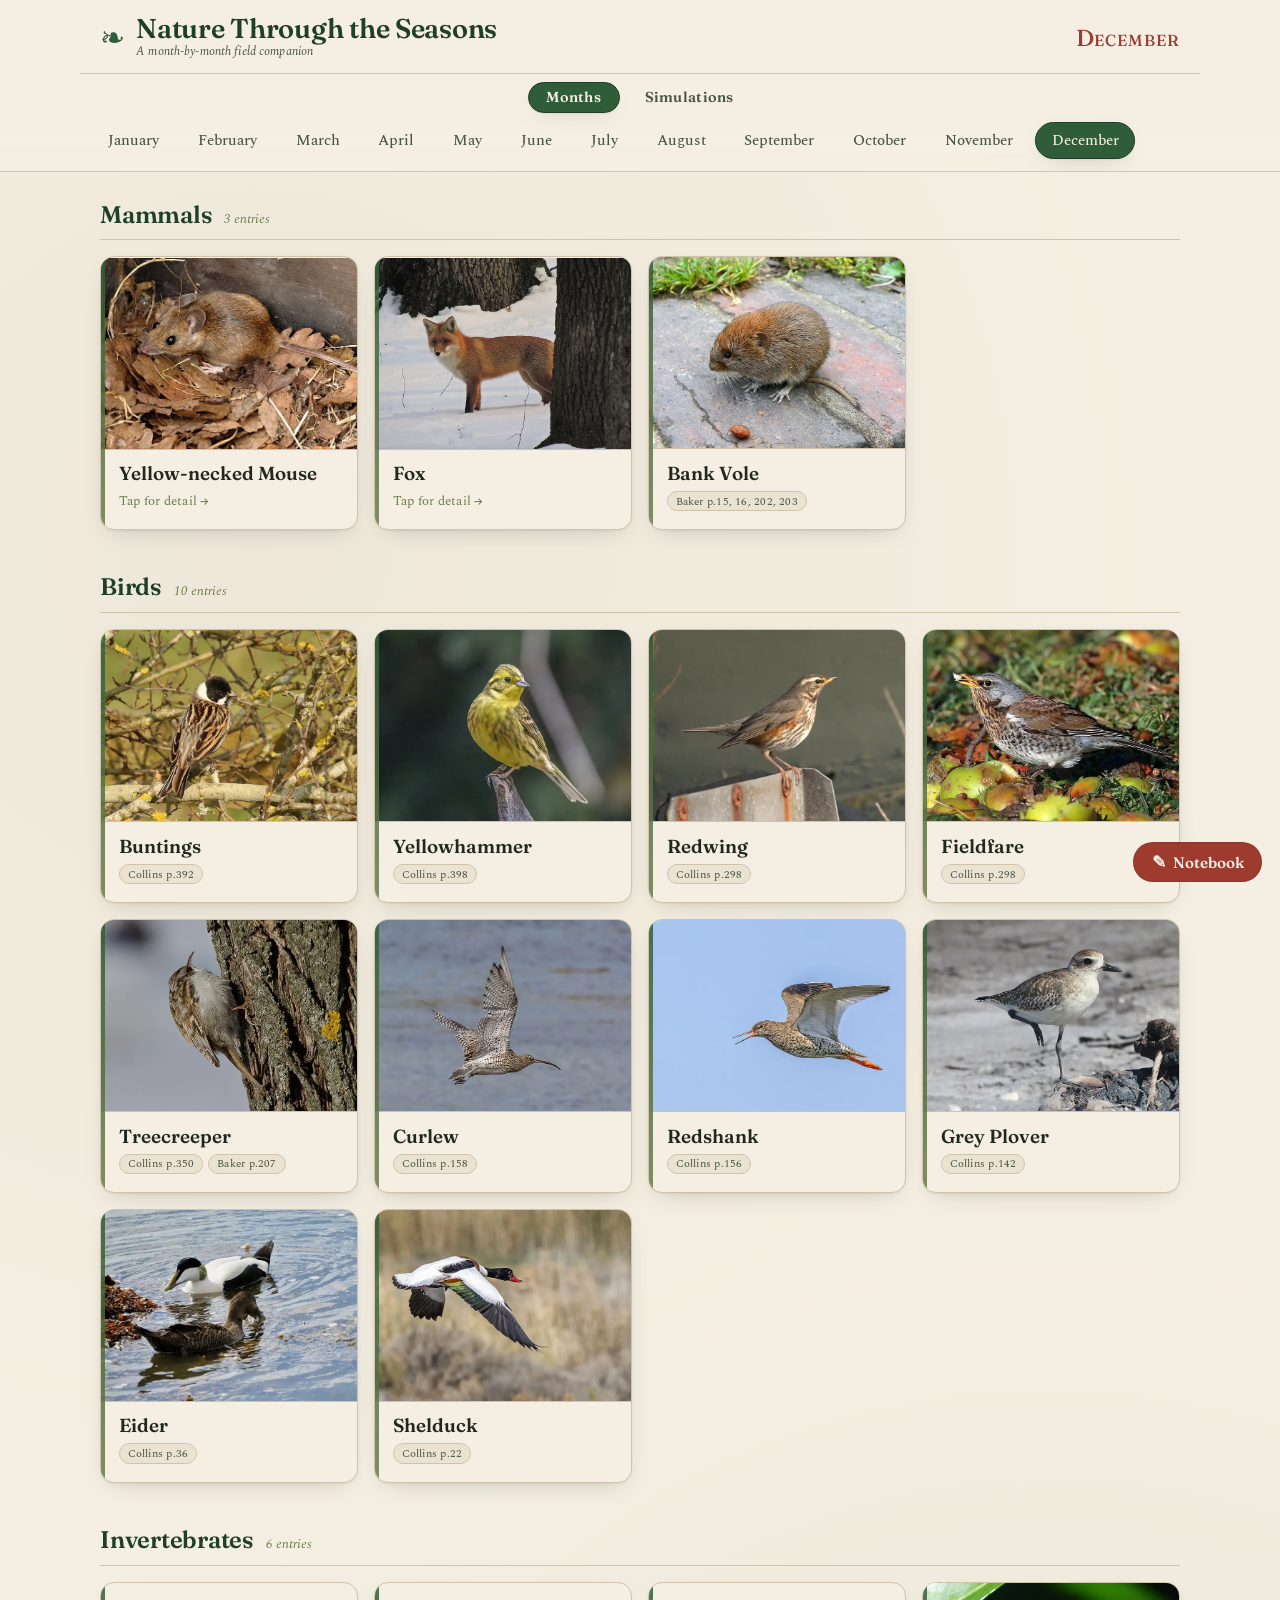
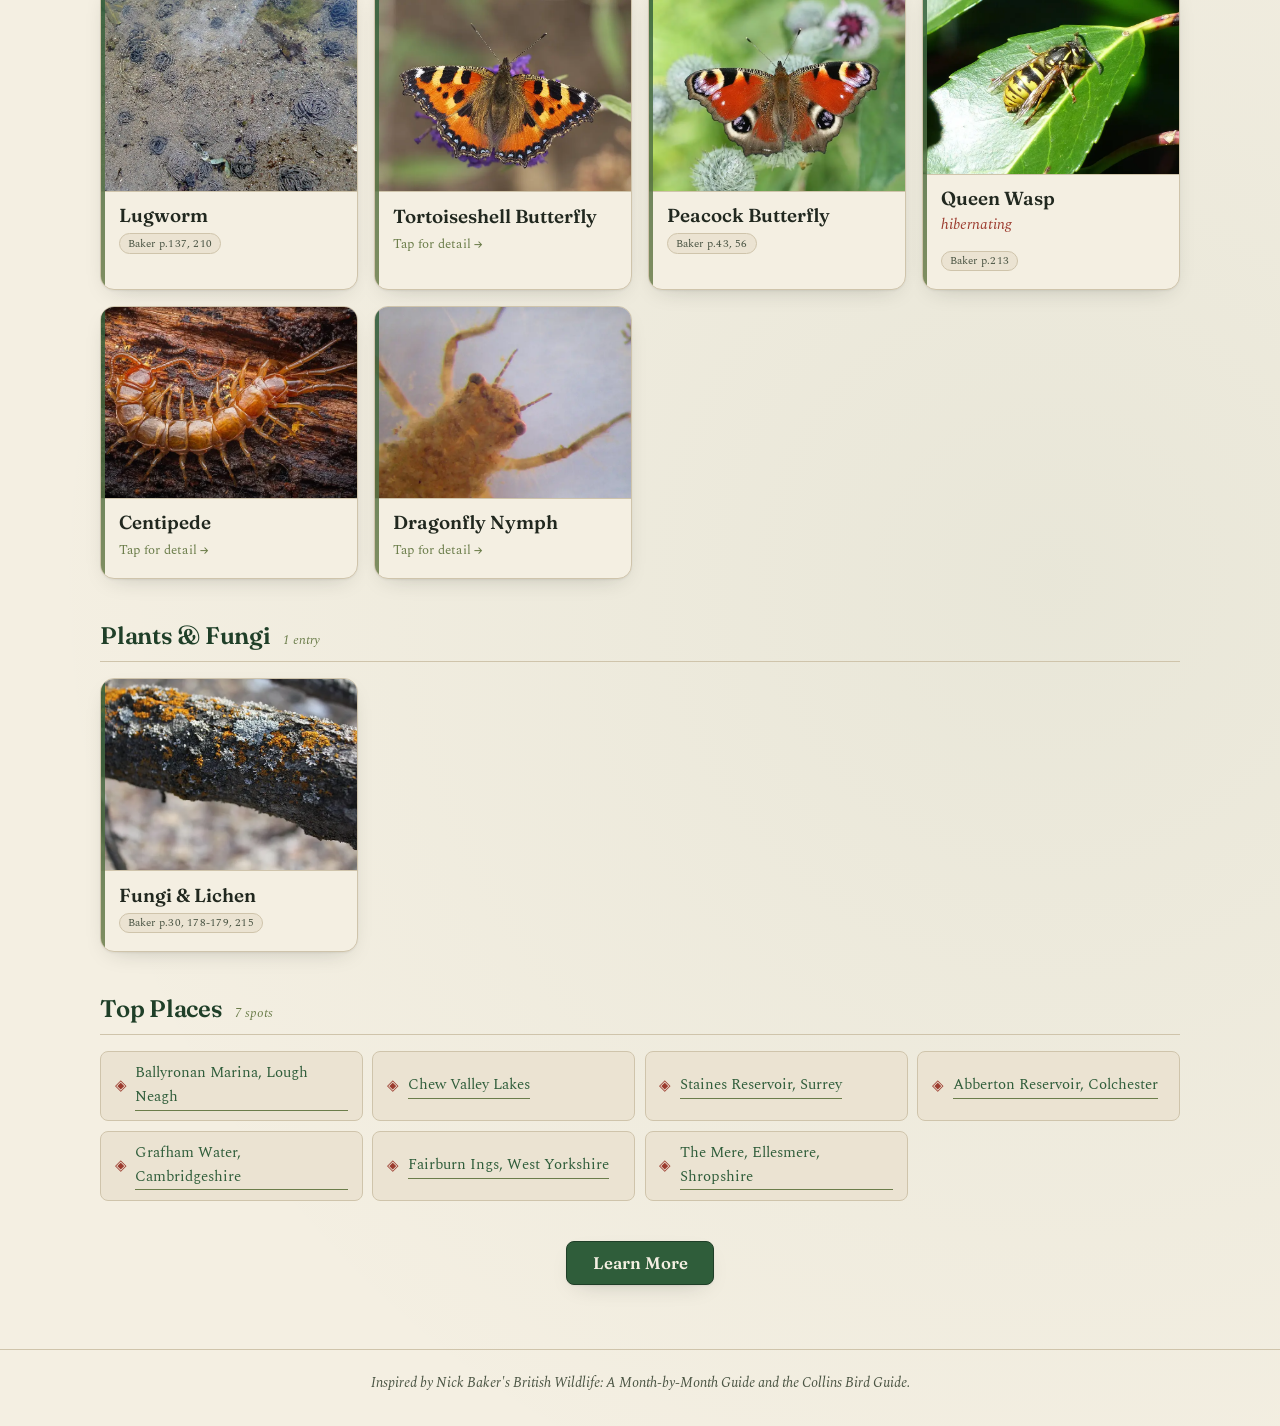
<file: index.html>
<!DOCTYPE html>
<html lang="en-GB">
<head>
  <meta charset="UTF-8" />
  <meta name="viewport" content="width=device-width, initial-scale=1.0" />

  <!--
    PREFIX-AWARE DEPLOYMENT
    -----------------------
    This app is served under a path prefix on the Pi (…ts.net/nature/), NOT at
    the site root. The <base href="./"> below makes every relative URL on the
    page resolve against the current directory, so "styles.css" becomes
    "/nature/styles.css" automatically. NEVER use leading-slash paths
    ("/styles.css") anywhere — they would break under the prefix. Keep all
    asset and link URLs relative.
  -->
  <base href="./" />

  <title>Nature Through the Seasons</title>
  <meta name="description" content="A month-by-month companion to British wildlife — what to look for, where to find it, and the lore behind it." />

  <!-- Fonts: Fraunces (characterful display serif) + Inter-free body via system stack tuned in CSS -->
  <link rel="preconnect" href="https://fonts.googleapis.com" />
  <link rel="preconnect" href="https://fonts.gstatic.com" crossorigin />
  <link href="https://fonts.googleapis.com/css2?family=Fraunces:opsz,wght@9..144,400;9..144,500;9..144,600;9..144,700&family=Spectral:wght@400;500;600&display=swap" rel="stylesheet" />

  <link rel="stylesheet" href="styles.css?v=4" />

  <!-- Installable web app (home-screen / standalone). Paths relative so they
       resolve under the /nature/ prefix. iOS Safari doesn't fully use the
       manifest, so the apple-* tags below give it the icon + chromeless launch. -->
  <link rel="manifest" href="manifest.json?v=1" />
  <meta name="theme-color" content="#2f5d3a" />
  <link rel="apple-touch-icon" href="icons/apple-touch-icon.png?v=1" />
  <meta name="apple-mobile-web-app-capable" content="yes" />
  <meta name="apple-mobile-web-app-status-bar-style" content="black-translucent" />
  <meta name="apple-mobile-web-app-title" content="Nature" />
  <meta name="mobile-web-app-capable" content="yes" />
</head>
<body>

  <!-- ============================ HEADER ============================ -->
  <header class="site-header">
    <div class="header-inner">
      <div class="brand" id="brand-home" role="button" tabindex="0" aria-label="Back to top">
        <span class="brand-mark" aria-hidden="true">❧</span>
        <span class="brand-text">
          <span class="brand-title">Nature Through the Seasons</span>
          <span class="brand-sub">A month-by-month field companion</span>
        </span>
      </div>
      <div class="current-month" id="current-month-label" aria-live="polite">—</div>
    </div>

    <!-- ====================== VIEW SWITCHER (tabs) ====================== -->
    <nav class="view-tabs" id="view-tabs" aria-label="Choose a view">
      <button class="view-tab active" type="button" data-view="months" aria-pressed="true">Months</button>
      <button class="view-tab" type="button" data-view="simulations" aria-pressed="false">Simulations</button>
    </nav>

    <!-- ====================== MONTH NAVIGATOR ====================== -->
    <nav class="month-nav" id="month-nav" aria-label="Select a month">
      <!-- Month buttons are injected by app.js -->
    </nav>
  </header>

  <!-- ========================== MAIN CONTENT ========================= -->
  <main class="app-main">
    <!-- MONTHS VIEW (existing) -->
    <div id="view-months" class="app-view">
      <div id="app-content" class="app-content">
        <!-- Category sections and species cards are injected by app.js -->
      </div>
    </div>

    <!-- SIMULATIONS VIEW -->
    <div id="view-simulations" class="app-view" hidden>
      <div id="sim-content" class="app-content">
        <!-- Simulation cards are injected by app.js -->
      </div>
    </div>
  </main>

  <!-- ====================== SIMULATION OVERLAY (iframe) ====================== -->
  <!--
    A simulation opens here as a full-screen embedded bundle. Each simulation
    in simulations/ is a self-contained HTML file (its own scripts, styles and
    fonts inlined), so an iframe gives it total isolation from the host app.
    The src is set only when opened and cleared on close, so the ~1 MB bundle
    is never loaded until asked for, and stops running when dismissed.
  -->
  <div id="sim-overlay" class="sim-overlay" hidden aria-hidden="true" role="dialog" aria-modal="true" aria-labelledby="sim-overlay-title">
    <header class="sim-overlay-head">
      <h3 class="sim-overlay-title" id="sim-overlay-title">—</h3>
      <button class="sim-overlay-close" type="button" id="sim-overlay-close" aria-label="Close simulation">&times;</button>
    </header>
    <div class="sim-overlay-frame-wrap">
      <iframe class="sim-overlay-frame" id="sim-overlay-frame" title="Simulation"
              referrerpolicy="no-referrer"
              sandbox="allow-scripts allow-same-origin"></iframe>
    </div>
  </div>

  <!-- ============================ MODAL ============================= -->
  <dialog id="species-modal" class="species-modal">
    <div class="modal-card">
      <button class="modal-close" id="modal-close" aria-label="Close">&times;</button>
      <div class="modal-body" id="modal-body">
        <!-- Species detail injected by app.js -->
      </div>
    </div>
  </dialog>

  <!-- ====================== "MORE INFO" SLIDE-OVER PANEL ====================== -->
  <!--
    Opened from the "Find out more" button in the species modal. Shows an
    in-panel preview of the detail we already hold, plus an "Open full site in
    new tab" button. We deliberately don't embed the reference site: RSPB,
    Wildlife Trusts and Woodland Trust block iframing, and a blocked frame
    fires a fake "load" event that can't be told apart from a real one, so an
    in-app embed can't be made reliable. Hidden by default via [hidden] + CSS.
  -->
  <div id="info-panel" class="info-panel" hidden aria-hidden="true" role="dialog" aria-modal="true" aria-labelledby="info-panel-title">
    <div class="info-panel-backdrop" data-info-close></div>
    <aside class="info-panel-sheet" role="document">
      <header class="info-panel-head">
        <div class="info-panel-heading">
          <span class="info-panel-eyebrow">More information</span>
          <h3 class="info-panel-title" id="info-panel-title">—</h3>
        </div>
        <button class="info-panel-close" type="button" aria-label="Close panel" data-info-close>&times;</button>
      </header>

      <div class="info-panel-body">
        <!-- In-panel preview: species detail + "open full site" button -->
        <div class="info-panel-fallback" id="info-panel-fallback">
          <!-- Filled by app.js -->
        </div>
      </div>
    </aside>
  </div>

  <footer class="site-footer">
    <p>Inspired by Nick Baker's <em>British Wildlife: A Month-by-Month Guide</em> and the <em>Collins Bird Guide</em>.</p>
  </footer>

  <!-- Scripts: data first, then logic. Both relative. -->
  <script src="data.js?v=1"></script>
  <script src="references.js?v=1"></script>
  <script src="simulations.js?v=1"></script>
  <script src="app.js?v=4"></script>
  <script src="notebook.js?v=1"></script>
</body>
</html>
</file>
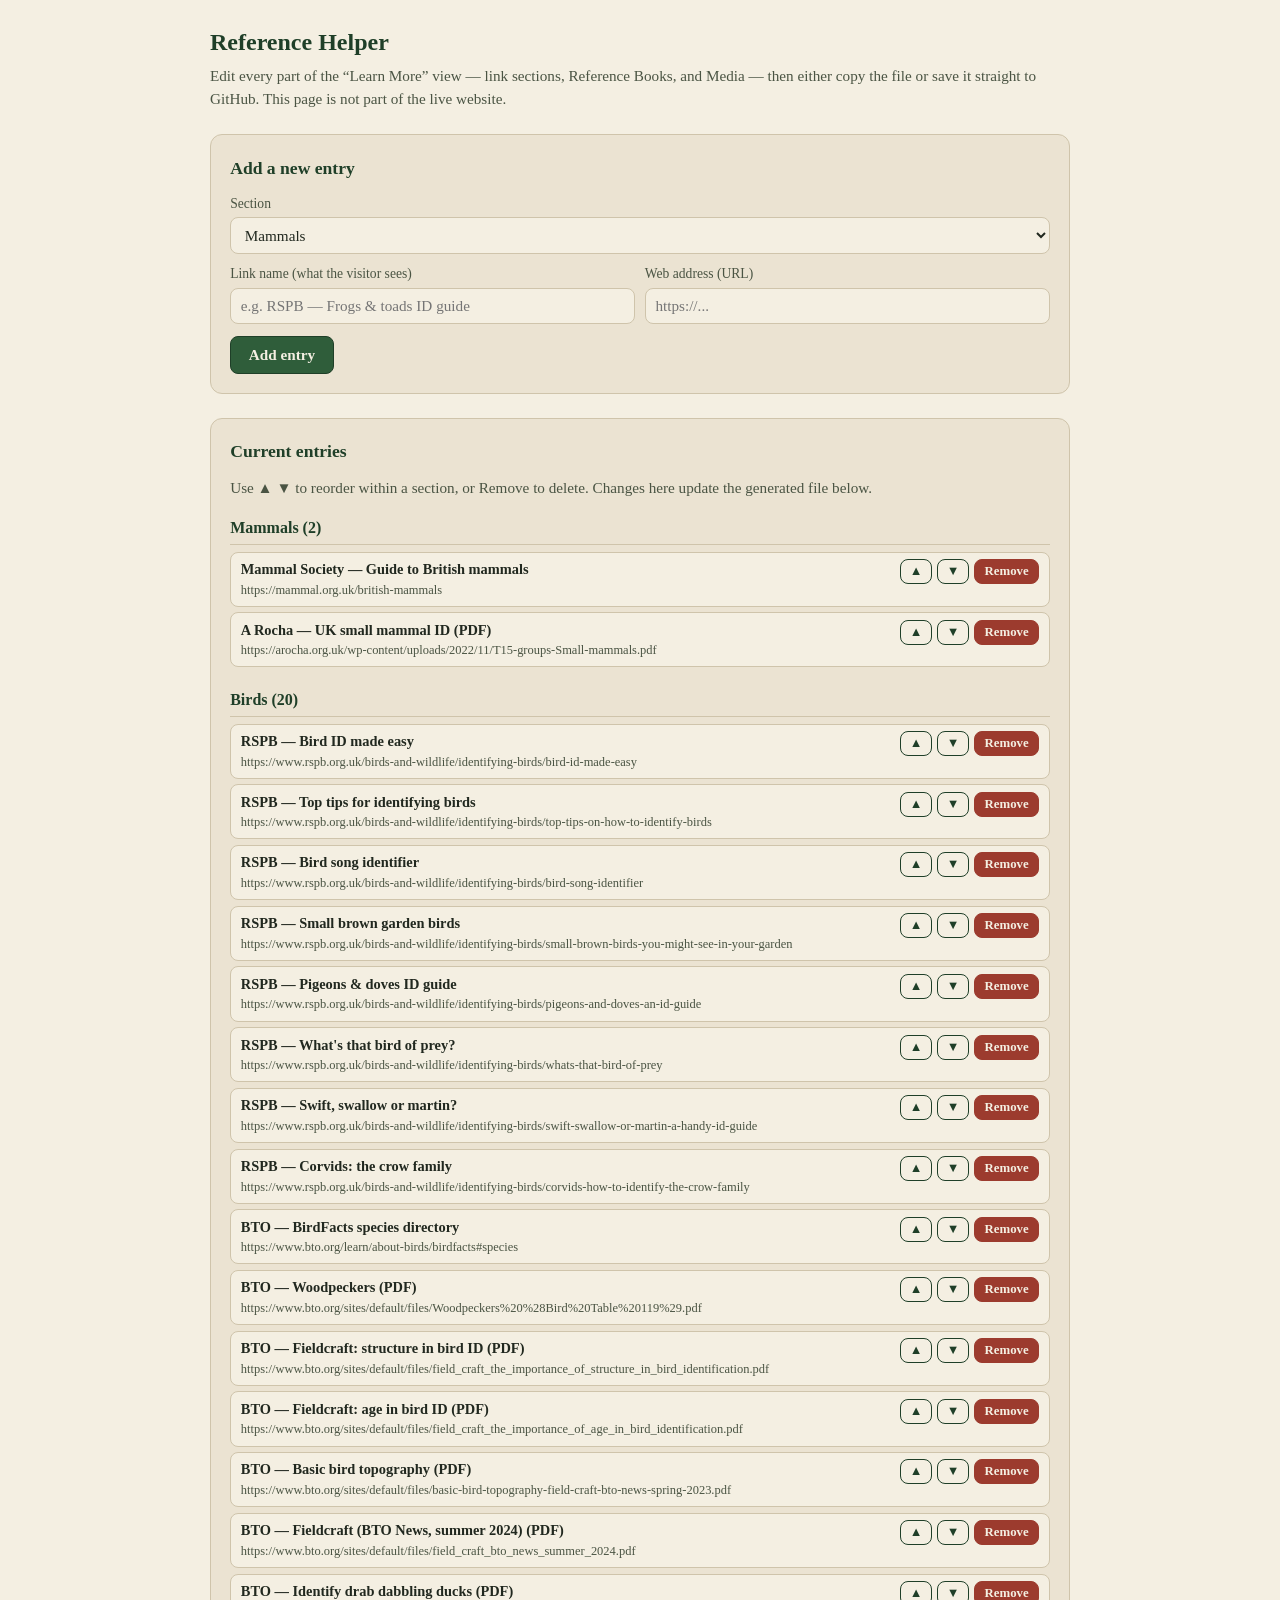
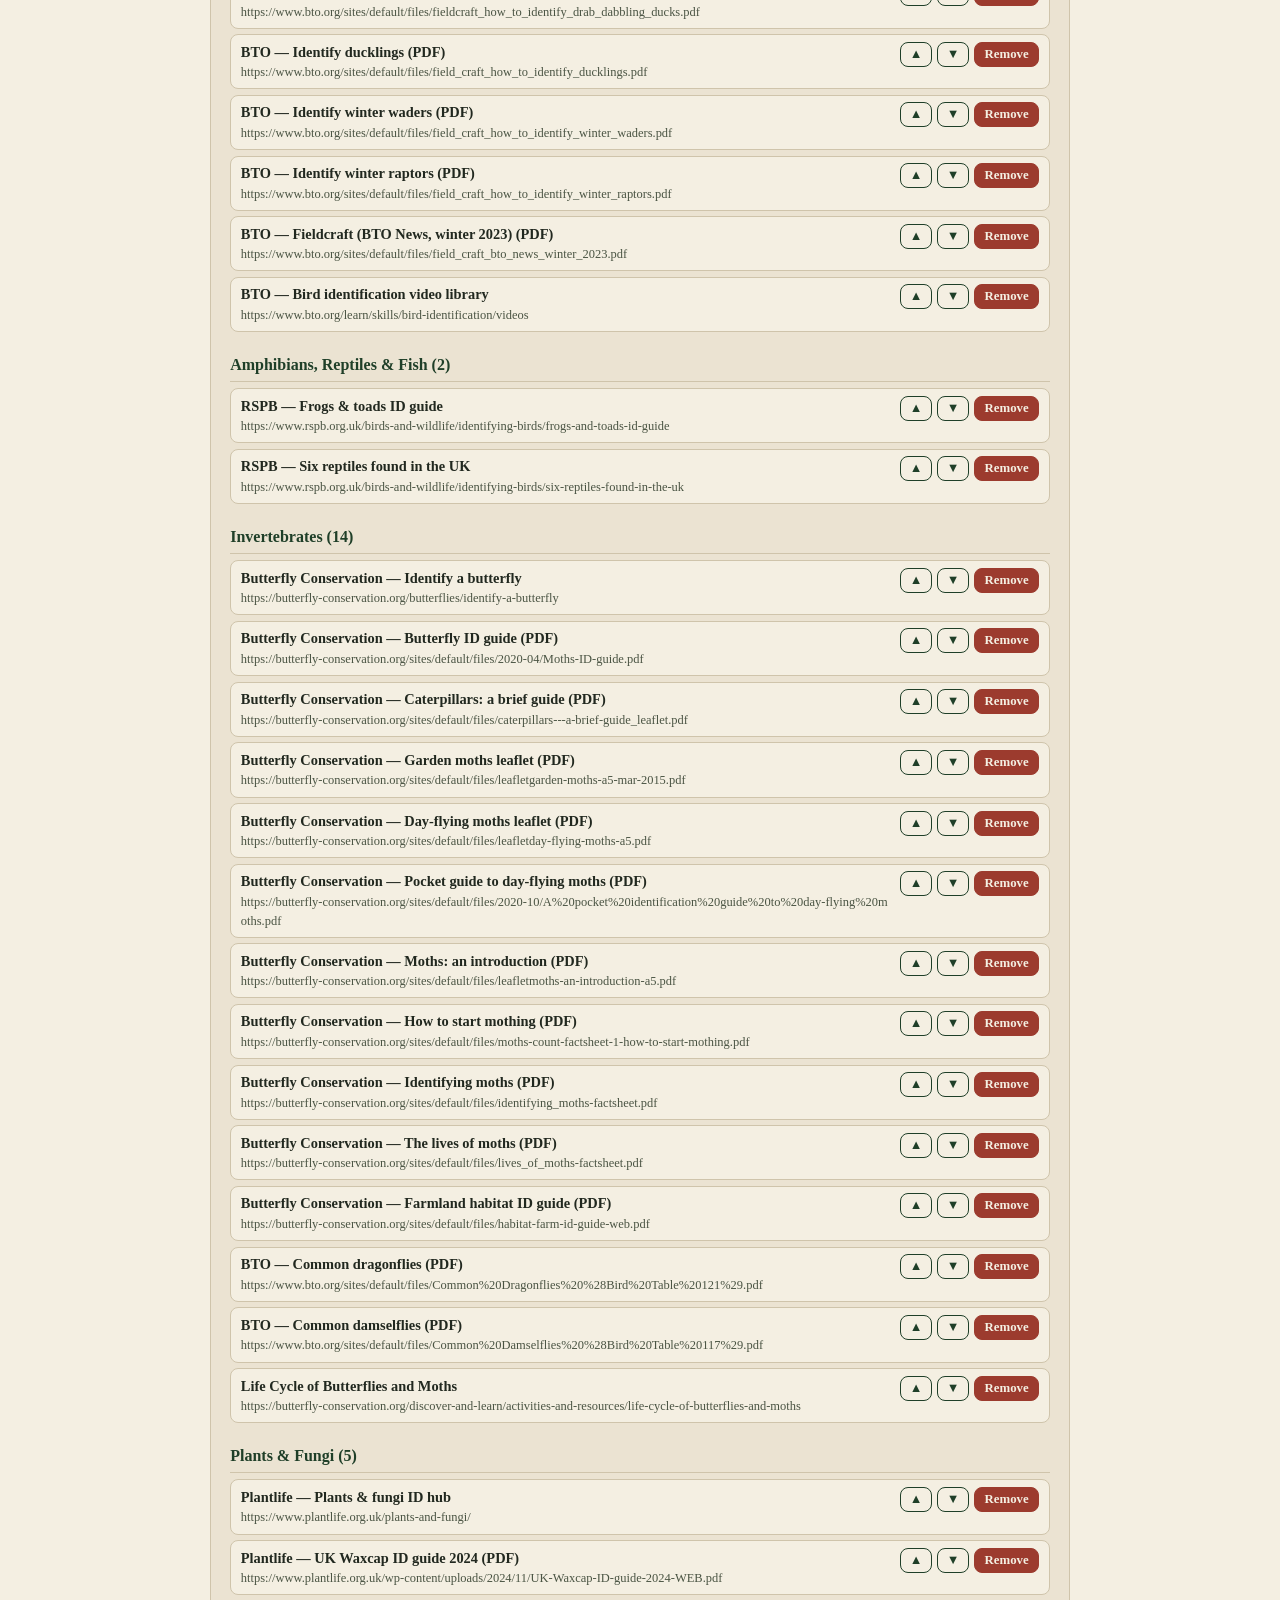
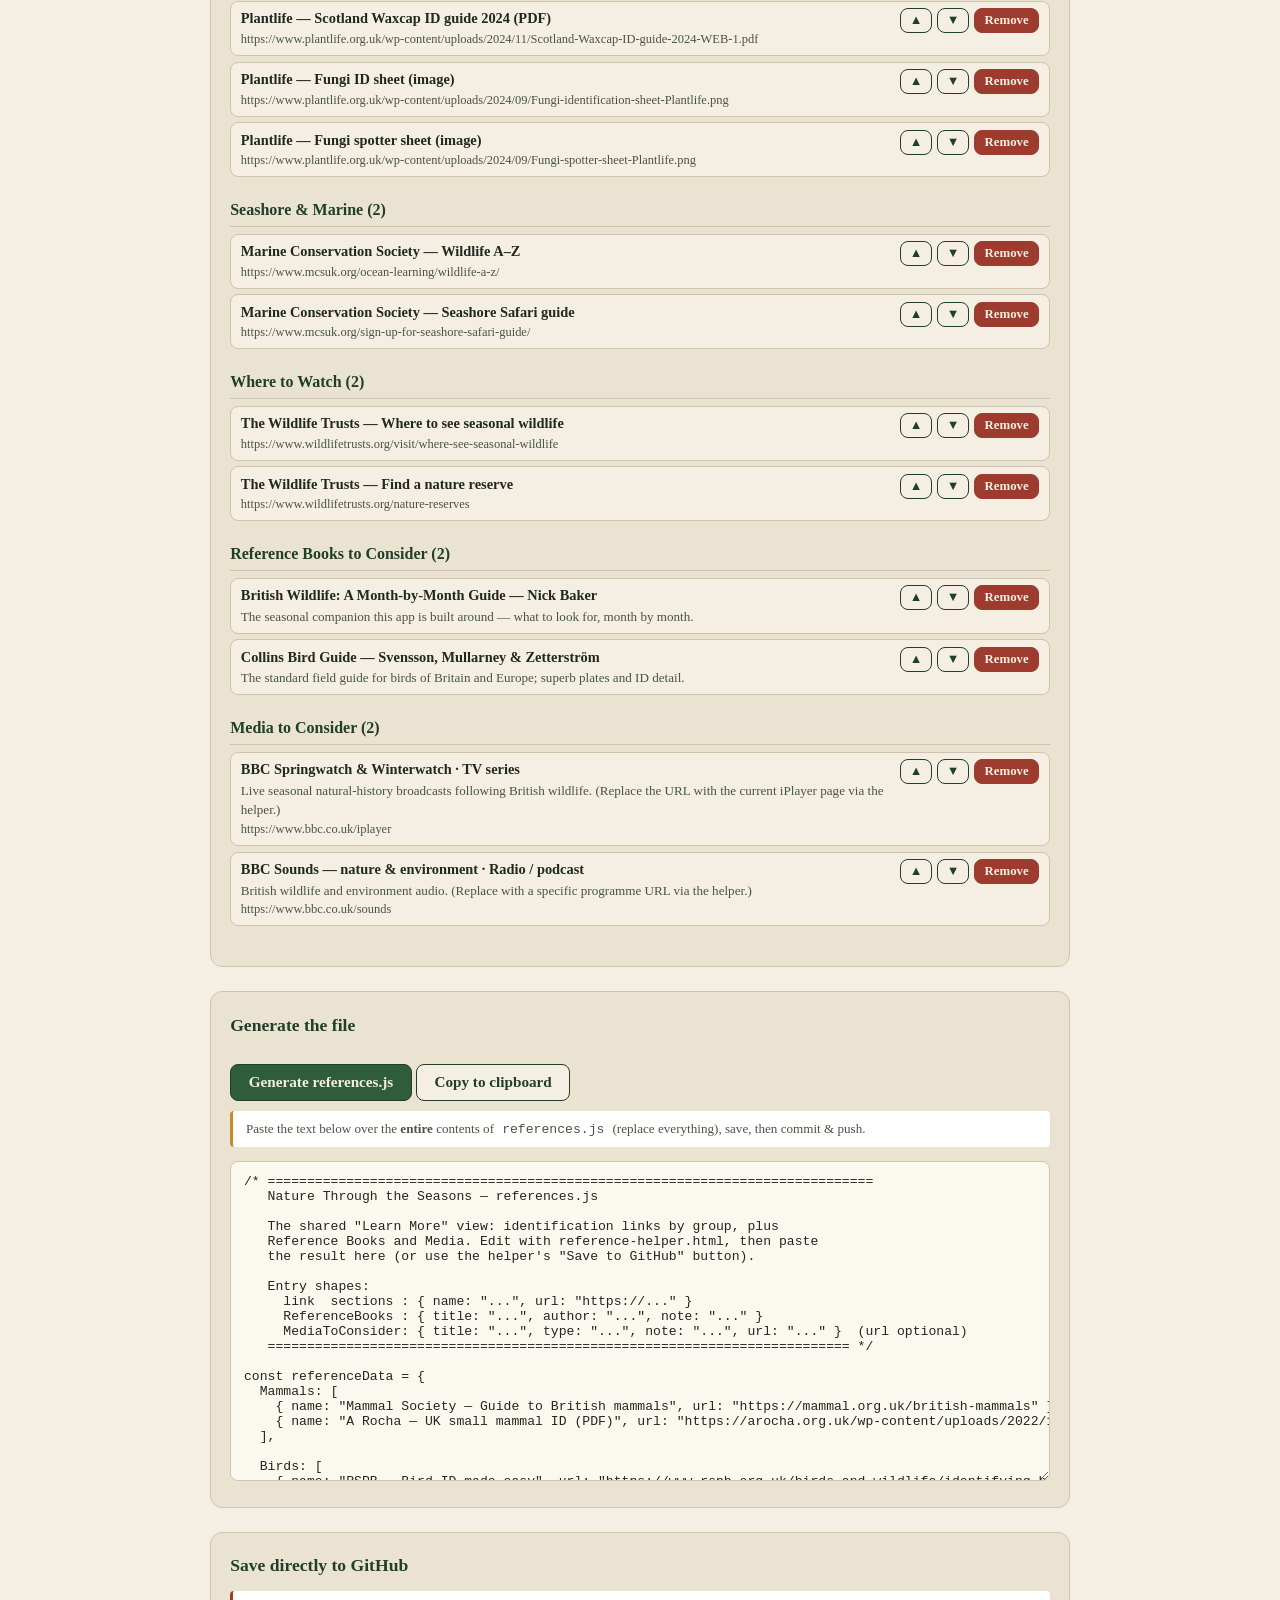
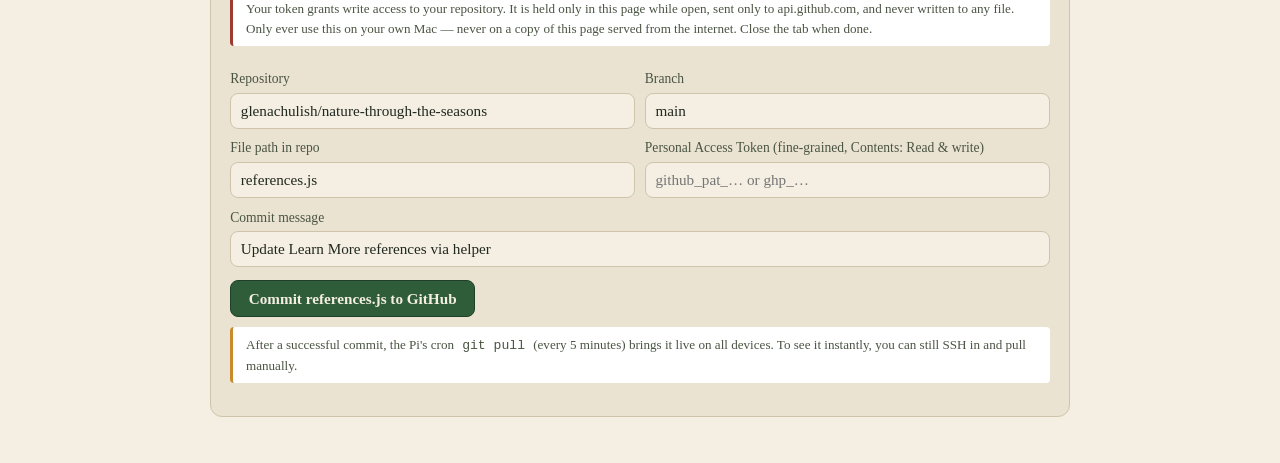
<file: reference-helper.html>
<!DOCTYPE html>
<html lang="en-GB">
<head>
<meta charset="UTF-8" />
<meta name="viewport" content="width=device-width, initial-scale=1.0" />
<title>Reference Helper — Nature Through the Seasons</title>
<!--
  ===========================================================================
  REFERENCE HELPER  (local editing tool — NOT part of the live site)
  ===========================================================================
  Purpose: add, edit, reorder or remove everything in the "Learn More" view —
  the link sections, the Reference Books list, and the Media list — WITHOUT
  hand-editing code punctuation.

  How to use:
    1. Open this file in a web browser ON YOUR MAC (double-click it). Keep it
       in the same folder as references.js so it can load the current data.
    2. Add / edit / delete entries using the forms and lists below.
    3. EITHER:
         (a) Click "Generate references.js", "Copy", paste over references.js,
             then commit & push as usual;  OR
         (b) Use the "Save directly to GitHub" panel to commit the new file to
             your repo in one click — the Pi's 5-minute cron pull then makes it
             live on every device.

  SECURITY NOTE ON THE GITHUB TOKEN
  ---------------------------------
  The "Save to GitHub" feature needs a GitHub Personal Access Token (PAT) so it
  can write to your repo. You paste that token into the field below. It lives
  ONLY in this page's memory while the tab is open, is sent ONLY to
  api.github.com over HTTPS, and is NEVER written into references.js or any
  file. It is not saved or remembered. Because the token grants write access to
  your repo, only ever use this page locally on your own Mac — never deploy
  this file to the public site, and never paste a token into a copy of this
  page served from the internet. Close the tab when done.
  ===========================================================================
-->
<style>
  :root {
    --paper:#f4efe2; --paper-deep:#ebe3d2; --ink:#21281f; --ink-soft:#4a5443;
    --forest:#2f5d3a; --forest-deep:#1f3f28; --berry:#9c3b2e; --line:#cfc4ab;
    --gold:#c98a2b; --radius:12px; --radius-sm:8px;
  }
  * { box-sizing: border-box; }
  body {
    font-family: Georgia, "Times New Roman", serif;
    background: var(--paper); color: var(--ink);
    margin: 0; padding: 1.5rem; line-height: 1.5;
  }
  .wrap { max-width: 860px; margin: 0 auto; }
  h1 { color: var(--forest-deep); font-size: 1.5rem; margin: 0 0 0.3rem; }
  .sub { color: var(--ink-soft); margin: 0 0 1.5rem; font-size: 0.95rem; }
  .panel {
    background: var(--paper-deep); border: 1px solid var(--line);
    border-radius: var(--radius); padding: 1.2rem; margin-bottom: 1.5rem;
  }
  .panel h2 { font-size: 1.1rem; color: var(--forest-deep); margin: 0 0 0.8rem; }
  label { display: block; font-size: 0.85rem; color: var(--ink-soft); margin: 0.6rem 0 0.2rem; }
  input, select, textarea.note-input {
    width: 100%; padding: 0.5rem 0.6rem; font-size: 0.95rem;
    border: 1px solid var(--line); border-radius: var(--radius-sm);
    background: var(--paper); color: var(--ink); font-family: inherit;
  }
  textarea.note-input { min-height: 3.4rem; resize: vertical; }
  button {
    font-family: inherit; font-size: 0.95rem; font-weight: bold;
    color: var(--paper); background: var(--forest);
    border: 1px solid var(--forest-deep); border-radius: var(--radius-sm);
    padding: 0.55rem 1.1rem; cursor: pointer; margin-top: 0.8rem;
  }
  button:hover { background: var(--forest-deep); }
  button.secondary { background: var(--paper); color: var(--forest-deep); }
  button.danger { background: var(--berry); border-color: var(--berry); padding: 0.25rem 0.6rem; font-size: 0.8rem; margin: 0; }
  button.tiny { padding: 0.25rem 0.55rem; font-size: 0.8rem; margin: 0; background: var(--paper); color: var(--forest-deep); }
  .cat-block { margin-bottom: 1.3rem; }
  .cat-block h3 { font-size: 1rem; color: var(--forest-deep); margin: 0 0 0.4rem; border-bottom: 1px solid var(--line); padding-bottom: 0.25rem; }
  .ref-row {
    display: flex; align-items: flex-start; gap: 0.5rem;
    background: var(--paper); border: 1px solid var(--line);
    border-radius: var(--radius-sm); padding: 0.4rem 0.6rem; margin-bottom: 0.35rem;
    font-size: 0.9rem;
  }
  .ref-row .info { flex: 1 1 auto; min-width: 0; }
  .ref-row .nm { font-weight: bold; }
  .ref-row .meta { color: var(--ink-soft); font-size: 0.82rem; }
  .ref-row .ur { color: var(--ink-soft); font-size: 0.78rem; word-break: break-all; }
  .ref-row .controls { flex: 0 0 auto; display: flex; gap: 0.3rem; }
  textarea#out {
    width: 100%; min-height: 320px; font-family: ui-monospace, "SF Mono", Menlo, Consolas, monospace;
    font-size: 0.82rem; border: 1px solid var(--line); border-radius: var(--radius-sm);
    padding: 0.8rem; background: #fbf8f0; color: var(--ink); white-space: pre;
  }
  .note { font-size: 0.82rem; color: var(--ink-soft); background: #fff; border-left: 3px solid var(--gold); padding: 0.5rem 0.8rem; border-radius: 4px; margin-top: 0.6rem; }
  .warn { border-left-color: var(--berry); }
  .ok { color: var(--forest); font-weight: bold; }
  .err { color: var(--berry); font-weight: bold; }
  .row2 { display: grid; grid-template-columns: 1fr 1fr; gap: 0.6rem; }
  .row3 { display: grid; grid-template-columns: 1fr 1fr 1fr; gap: 0.6rem; }
  @media (max-width: 560px) { .row2, .row3 { grid-template-columns: 1fr; } }
  .form-variant { display: none; }
  .form-variant.active { display: block; }
  code { background: #fff; padding: 0.05rem 0.3rem; border-radius: 3px; }
</style>
</head>
<body>
<div class="wrap">
  <h1>Reference Helper</h1>
  <p class="sub">Edit every part of the “Learn More” view — link sections, Reference Books, and Media — then either copy the file or save it straight to GitHub. This page is not part of the live website.</p>

  <!-- ============================ ADD ENTRY ============================ -->
  <div class="panel">
    <h2>Add a new entry</h2>
    <label for="cat">Section</label>
    <select id="cat"></select>

    <!-- Variant A: link sections (name + url) -->
    <div class="form-variant" id="form-link">
      <div class="row2">
        <div>
          <label for="l_nm">Link name (what the visitor sees)</label>
          <input id="l_nm" type="text" placeholder="e.g. RSPB — Frogs &amp; toads ID guide" />
        </div>
        <div>
          <label for="l_ur">Web address (URL)</label>
          <input id="l_ur" type="text" placeholder="https://..." />
        </div>
      </div>
    </div>

    <!-- Variant B: reference books (title + author + note) -->
    <div class="form-variant" id="form-book">
      <div class="row2">
        <div>
          <label for="b_ti">Book title</label>
          <input id="b_ti" type="text" placeholder="e.g. Collins Bird Guide" />
        </div>
        <div>
          <label for="b_au">Author(s)</label>
          <input id="b_au" type="text" placeholder="e.g. Svensson, Mullarney &amp; Zetterström" />
        </div>
      </div>
      <label for="b_no">Note (optional — one line on why it's worth having)</label>
      <textarea id="b_no" class="note-input" placeholder="A short recommendation..."></textarea>
    </div>

    <!-- Variant C: media (title + type + note + optional url) -->
    <div class="form-variant" id="form-media">
      <div class="row3">
        <div>
          <label for="m_ti">Title</label>
          <input id="m_ti" type="text" placeholder="e.g. BBC Winterwatch" />
        </div>
        <div>
          <label for="m_ty">Type</label>
          <input id="m_ty" type="text" placeholder="e.g. TV series, Podcast, Film" />
        </div>
        <div>
          <label for="m_ur">URL (optional)</label>
          <input id="m_ur" type="text" placeholder="https://... (leave blank for none)" />
        </div>
      </div>
      <label for="m_no">Note (optional)</label>
      <textarea id="m_no" class="note-input" placeholder="A short description..."></textarea>
    </div>

    <button id="addBtn">Add entry</button>
    <span id="addMsg"></span>
  </div>

  <!-- ============================ CURRENT LISTS ============================ -->
  <div class="panel">
    <h2>Current entries</h2>
    <p class="sub" style="margin-bottom:1rem;">Use ▲ ▼ to reorder within a section, or Remove to delete. Changes here update the generated file below.</p>
    <div id="lists"></div>
  </div>

  <!-- ============================ GENERATE FILE ============================ -->
  <div class="panel">
    <h2>Generate the file</h2>
    <button id="genBtn">Generate references.js</button>
    <button id="copyBtn" class="secondary">Copy to clipboard</button>
    <span id="copyMsg"></span>
    <p class="note">Paste the text below over the <strong>entire</strong> contents of <code>references.js</code> (replace everything), save, then commit &amp; push.</p>
    <textarea id="out" readonly spellcheck="false"></textarea>
  </div>

  <!-- ============================ SAVE TO GITHUB ============================ -->
  <div class="panel">
    <h2>Save directly to GitHub</h2>
    <p class="note warn">
      Your token grants write access to your repository. It is held only in this
      page while open, sent only to api.github.com, and never written to any
      file. Only ever use this on your own Mac — never on a copy of this page
      served from the internet. Close the tab when done.
    </p>
    <div class="row2">
      <div>
        <label for="gh_repo">Repository</label>
        <input id="gh_repo" type="text" value="glenachulish/nature-through-the-seasons" />
      </div>
      <div>
        <label for="gh_branch">Branch</label>
        <input id="gh_branch" type="text" value="main" />
      </div>
    </div>
    <div class="row2">
      <div>
        <label for="gh_path">File path in repo</label>
        <input id="gh_path" type="text" value="references.js" />
      </div>
      <div>
        <label for="gh_token">Personal Access Token (fine-grained, Contents: Read &amp; write)</label>
        <input id="gh_token" type="password" placeholder="github_pat_… or ghp_…" autocomplete="off" />
      </div>
    </div>
    <label for="gh_msg">Commit message</label>
    <input id="gh_msg" type="text" value="Update Learn More references via helper" />
    <br />
    <button id="ghSaveBtn">Commit references.js to GitHub</button>
    <span id="ghMsg"></span>
    <p class="note">After a successful commit, the Pi's cron <code>git pull</code> (every 5 minutes) brings it live on all devices. To see it instantly, you can still SSH in and pull manually.</p>
  </div>
</div>

<!-- Load the real references.js so editing is additive. If it fails (file
     opened from a different folder), we start from empty sections. -->
<script src="references.js"></script>
<script>
(function () {
  "use strict";

  /* Section definitions: key, label, and kind.
     kind "link"  -> { name, url }
     kind "book"  -> { title, author, note }
     kind "media" -> { title, type, note, url }
     Keep keys + order in sync with app.js REFERENCE_CATEGORIES. */
  var SECTIONS = [
    { key: "Mammals",                 label: "Mammals",                     kind: "link" },
    { key: "Birds",                   label: "Birds",                       kind: "link" },
    { key: "AmphibiansReptilesFish",  label: "Amphibians, Reptiles & Fish", kind: "link" },
    { key: "Invertebrates",           label: "Invertebrates",               kind: "link" },
    { key: "Plants",                  label: "Plants & Fungi",              kind: "link" },
    { key: "SeashoreMarine",          label: "Seashore & Marine",           kind: "link" },
    { key: "WhereToWatch",            label: "Where to Watch",              kind: "link" },
    { key: "ReferenceBooks",          label: "Reference Books to Consider", kind: "book" },
    { key: "MediaToConsider",         label: "Media to Consider",           kind: "media" }
  ];

  function kindOf(key) {
    for (var i = 0; i < SECTIONS.length; i++) if (SECTIONS[i].key === key) return SECTIONS[i].kind;
    return "link";
  }
  function labelFor(key) {
    for (var i = 0; i < SECTIONS.length; i++) if (SECTIONS[i].key === key) return SECTIONS[i].label;
    return key;
  }

  /* Working copy, seeded from the loaded referenceData where present. */
  var data = {};
  SECTIONS.forEach(function (s) { data[s.key] = []; });
  if (typeof referenceData !== "undefined" && referenceData) {
    SECTIONS.forEach(function (s) {
      var arr = referenceData[s.key];
      if (!Array.isArray(arr)) return;
      data[s.key] = arr.map(function (r) {
        if (s.kind === "book") {
          return { title: String(r.title || ""), author: String(r.author || ""), note: String(r.note || "") };
        }
        if (s.kind === "media") {
          return { title: String(r.title || ""), type: String(r.type || ""), note: String(r.note || ""), url: String(r.url || "") };
        }
        return { name: String(r.name || ""), url: String(r.url || "") };
      });
    });
  }

  /* ---- Section selector + form-variant switching ---- */
  var catSel = document.getElementById("cat");
  SECTIONS.forEach(function (s) {
    var o = document.createElement("option");
    o.value = s.key; o.textContent = s.label;
    catSel.appendChild(o);
  });

  var forms = {
    link:  document.getElementById("form-link"),
    book:  document.getElementById("form-book"),
    media: document.getElementById("form-media")
  };
  function showFormFor(key) {
    var k = kindOf(key);
    Object.keys(forms).forEach(function (f) {
      forms[f].classList.toggle("active", f === k);
    });
  }
  catSel.addEventListener("change", function () { showFormFor(catSel.value); });
  showFormFor(catSel.value);

  var listsEl = document.getElementById("lists");
  var outEl = document.getElementById("out");

  /* ---- Render the current lists ---- */
  function renderLists() {
    listsEl.innerHTML = "";
    SECTIONS.forEach(function (s) {
      var key = s.key;
      var block = document.createElement("div");
      block.className = "cat-block";
      var h = document.createElement("h3");
      h.textContent = s.label + " (" + data[key].length + ")";
      block.appendChild(h);

      data[key].forEach(function (item, idx) {
        var row = document.createElement("div");
        row.className = "ref-row";

        var info = document.createElement("div");
        info.className = "info";

        if (s.kind === "book") {
          var bnm = document.createElement("div"); bnm.className = "nm";
          bnm.textContent = item.title + (item.author ? " — " + item.author : "");
          info.appendChild(bnm);
          if (item.note) { var bn = document.createElement("div"); bn.className = "meta"; bn.textContent = item.note; info.appendChild(bn); }
        } else if (s.kind === "media") {
          var mnm = document.createElement("div"); mnm.className = "nm";
          mnm.textContent = item.title + (item.type ? "  ·  " + item.type : "");
          info.appendChild(mnm);
          if (item.note) { var mn = document.createElement("div"); mn.className = "meta"; mn.textContent = item.note; info.appendChild(mn); }
          if (item.url)  { var mu = document.createElement("div"); mu.className = "ur"; mu.textContent = item.url; info.appendChild(mu); }
        } else {
          var lnm = document.createElement("div"); lnm.className = "nm"; lnm.textContent = item.name;
          var lur = document.createElement("div"); lur.className = "ur"; lur.textContent = item.url;
          info.appendChild(lnm); info.appendChild(lur);
        }
        row.appendChild(info);

        var ctr = document.createElement("div");
        ctr.className = "controls";
        var up = document.createElement("button");
        up.className = "tiny"; up.textContent = "▲"; up.title = "Move up";
        up.onclick = function () { move(key, idx, -1); };
        var dn = document.createElement("button");
        dn.className = "tiny"; dn.textContent = "▼"; dn.title = "Move down";
        dn.onclick = function () { move(key, idx, 1); };
        var del = document.createElement("button");
        del.className = "danger"; del.textContent = "Remove";
        del.onclick = function () { remove(key, idx); };
        ctr.appendChild(up); ctr.appendChild(dn); ctr.appendChild(del);
        row.appendChild(ctr);
        block.appendChild(row);
      });

      listsEl.appendChild(block);
    });
    generate();
  }

  function move(key, idx, dir) {
    var arr = data[key];
    var j = idx + dir;
    if (j < 0 || j >= arr.length) return;
    var tmp = arr[idx]; arr[idx] = arr[j]; arr[j] = tmp;
    renderLists();
  }
  function remove(key, idx) {
    data[key].splice(idx, 1);
    renderLists();
  }

  /* ---- Add a new entry (shape depends on section kind) ---- */
  document.getElementById("addBtn").onclick = function () {
    var key = catSel.value;
    var kind = kindOf(key);
    var msg = document.getElementById("addMsg");
    msg.textContent = "";

    if (kind === "book") {
      var bti = document.getElementById("b_ti").value.trim();
      var bau = document.getElementById("b_au").value.trim();
      var bno = document.getElementById("b_no").value.trim();
      if (!bti) { msg.className = "err"; msg.textContent = "  A book title is required."; return; }
      data[key].push({ title: bti, author: bau, note: bno });
      document.getElementById("b_ti").value = "";
      document.getElementById("b_au").value = "";
      document.getElementById("b_no").value = "";
    } else if (kind === "media") {
      var mti = document.getElementById("m_ti").value.trim();
      var mty = document.getElementById("m_ty").value.trim();
      var mno = document.getElementById("m_no").value.trim();
      var mur = document.getElementById("m_ur").value.trim();
      if (!mti) { msg.className = "err"; msg.textContent = "  A title is required."; return; }
      if (mur && !/^https?:\/\//i.test(mur)) { msg.className = "err"; msg.textContent = "  URL should start with http:// or https:// (or leave it blank)."; return; }
      data[key].push({ title: mti, type: mty, note: mno, url: mur });
      document.getElementById("m_ti").value = "";
      document.getElementById("m_ty").value = "";
      document.getElementById("m_no").value = "";
      document.getElementById("m_ur").value = "";
    } else {
      var lnm = document.getElementById("l_nm").value.trim();
      var lur = document.getElementById("l_ur").value.trim();
      if (!lnm || !lur) { msg.className = "err"; msg.textContent = "  Please fill in both fields."; return; }
      if (!/^https?:\/\//i.test(lur)) { msg.className = "err"; msg.textContent = "  URL should start with http:// or https://"; return; }
      data[key].push({ name: lnm, url: lur });
      document.getElementById("l_nm").value = "";
      document.getElementById("l_ur").value = "";
    }
    msg.className = "ok"; msg.textContent = "  Added to " + labelFor(key) + ".";
    renderLists();
  };

  /* ---- Generate the references.js text ---- */
  function esc(s) { return String(s).replace(/\\/g, "\\\\").replace(/"/g, '\\"'); }

  function generate() {
    var L = [];
    L.push("/* =============================================================================");
    L.push("   Nature Through the Seasons \u2014 references.js");
    L.push("");
    L.push("   The shared \"Learn More\" view: identification links by group, plus");
    L.push("   Reference Books and Media. Edit with reference-helper.html, then paste");
    L.push("   the result here (or use the helper's \"Save to GitHub\" button).");
    L.push("");
    L.push("   Entry shapes:");
    L.push("     link  sections : { name: \"...\", url: \"https://...\" }");
    L.push("     ReferenceBooks : { title: \"...\", author: \"...\", note: \"...\" }");
    L.push("     MediaToConsider: { title: \"...\", type: \"...\", note: \"...\", url: \"...\" }  (url optional)");
    L.push("   ========================================================================== */");
    L.push("");
    L.push("const referenceData = {");

    SECTIONS.forEach(function (s, si) {
      var key = s.key;
      var arr = data[key];
      L.push("  " + key + ": [");
      arr.forEach(function (item, ri) {
        var comma = (ri < arr.length - 1) ? "," : "";
        var line;
        if (s.kind === "book") {
          line = '{ title: "' + esc(item.title) + '", author: "' + esc(item.author) + '", note: "' + esc(item.note) + '" }';
        } else if (s.kind === "media") {
          line = '{ title: "' + esc(item.title) + '", type: "' + esc(item.type) + '", note: "' + esc(item.note) + '"';
          if (item.url) line += ', url: "' + esc(item.url) + '"';
          line += ' }';
        } else {
          line = '{ name: "' + esc(item.name) + '", url: "' + esc(item.url) + '" }';
        }
        L.push("    " + line + comma);
      });
      var blockComma = (si < SECTIONS.length - 1) ? "," : "";
      L.push("  ]" + blockComma);
      if (si < SECTIONS.length - 1) L.push("");
    });

    L.push("};");
    L.push("");
    outEl.value = L.join("\n");
    return outEl.value;
  }

  document.getElementById("genBtn").onclick = generate;
  document.getElementById("copyBtn").onclick = function () {
    outEl.select();
    var msg = document.getElementById("copyMsg");
    try {
      document.execCommand("copy");
      if (navigator.clipboard) navigator.clipboard.writeText(outEl.value);
      msg.className = "ok"; msg.textContent = "  Copied — now paste over references.js.";
    } catch (e) {
      msg.className = "err"; msg.textContent = "  Press Cmd+C to copy.";
    }
  };

  /* ---- Save directly to GitHub via the Contents API ---- */
  function b64(str) {
    /* UTF-8 safe base64 (handles the é, ö, — characters in the data). */
    return btoa(unescape(encodeURIComponent(str)));
  }

  document.getElementById("ghSaveBtn").onclick = function () {
    var msg = document.getElementById("ghMsg");
    var repo = document.getElementById("gh_repo").value.trim();
    var branch = document.getElementById("gh_branch").value.trim() || "main";
    var path = document.getElementById("gh_path").value.trim() || "references.js";
    var token = document.getElementById("gh_token").value.trim();
    var commitMsg = document.getElementById("gh_msg").value.trim() || "Update references.js";

    if (!token) { msg.className = "err"; msg.textContent = "  Paste a GitHub token first."; return; }
    if (!/^[\w.-]+\/[\w.-]+$/.test(repo)) { msg.className = "err"; msg.textContent = "  Repository must look like owner/name."; return; }

    var content = generate();
    var apiBase = "https://api.github.com/repos/" + repo + "/contents/" + encodeURIComponent(path).replace(/%2F/g, "/");
    var headers = {
      "Authorization": "Bearer " + token,
      "Accept": "application/vnd.github+json",
      "X-GitHub-Api-Version": "2022-11-28"
    };

    msg.className = ""; msg.textContent = "  Working… fetching current file…";

    /* 1) Get the current file SHA (required to update an existing file). */
    fetch(apiBase + "?ref=" + encodeURIComponent(branch), { headers: headers })
      .then(function (r) {
        if (r.status === 404) return null;            // new file
        if (r.status === 401) throw new Error("Token rejected (401). Check the token and its Contents: Read & write permission.");
        if (!r.ok) throw new Error("Could not read file (HTTP " + r.status + ").");
        return r.json();
      })
      .then(function (existing) {
        var body = {
          message: commitMsg,
          content: b64(content),
          branch: branch
        };
        if (existing && existing.sha) body.sha = existing.sha;
        msg.textContent = "  Working… committing…";
        return fetch(apiBase, {
          method: "PUT",
          headers: headers,
          body: JSON.stringify(body)
        });
      })
      .then(function (r) {
        return r.json().then(function (j) { return { ok: r.ok, status: r.status, j: j }; });
      })
      .then(function (res) {
        if (!res.ok) {
          throw new Error((res.j && res.j.message) ? res.j.message : ("Commit failed (HTTP " + res.status + ")."));
        }
        var url = (res.j && res.j.commit && res.j.commit.html_url) ? res.j.commit.html_url : "";
        msg.className = "ok";
        msg.textContent = "  Committed to " + repo + " (" + branch + "). The Pi will pull within ~5 min.";
        if (url) {
          msg.textContent += "  ";
          var a = document.createElement("a");
          a.href = url; a.target = "_blank"; a.rel = "noopener"; a.textContent = "View commit";
          msg.appendChild(a);
        }
      })
      .catch(function (e) {
        msg.className = "err";
        msg.textContent = "  " + e.message;
      });
  };

  renderLists();
})();
</script>
</body>
</html>
</file>
<file: styles.css>
/* =============================================================================
   Nature Through the Seasons — styles.css
   Aesthetic: editorial / organic field-journal. Warm paper ground, deep forest
   ink, seasonal accent. Fraunces display serif paired with Spectral for body.
   ========================================================================== */

:root {
  /* ---- Palette: earthy, layered ---- */
  --paper:        #f4efe2;   /* warm off-white ground */
  --paper-deep:   #ebe3d2;   /* slightly deeper panel */
  --ink:          #21281f;   /* near-black forest ink */
  --ink-soft:     #4a5443;   /* muted body text */
  --forest:       #2f5d3a;   /* primary forest green */
  --forest-deep:  #1f3f28;
  --moss:         #6b7d4a;   /* olive/moss accent */
  --bark:         #7a5a3a;   /* earthy brown */
  --berry:        #9c3b2e;   /* sharp accent (rosehip/berry) */
  --gold:         #c98a2b;   /* warm highlight (catkin/autumn) */
  --line:         #cfc4ab;   /* hairline dividers on paper */

  /* ---- Type ---- */
  --display: "Fraunces", Georgia, serif;
  --body:    "Spectral", Georgia, serif;

  /* ---- Shape ---- */
  --radius:   14px;
  --radius-sm: 8px;
  --shadow:   0 1px 2px rgba(33,40,31,.06), 0 8px 24px -12px rgba(33,40,31,.28);
  --shadow-lg: 0 24px 60px -20px rgba(33,40,31,.45);

  --maxw: 1120px;
}

/* ----------------------------------------------------------------- RESET */
*, *::before, *::after { box-sizing: border-box; }
html { -webkit-text-size-adjust: 100%; }
body {
  margin: 0;
  font-family: var(--body);
  color: var(--ink);
  background-color: var(--paper);
  /* subtle paper grain via layered radial gradients — no external image */
  background-image:
    radial-gradient(circle at 20% 18%, rgba(123,90,58,.05) 0, transparent 38%),
    radial-gradient(circle at 82% 72%, rgba(47,93,58,.06) 0, transparent 42%);
  line-height: 1.55;
  min-height: 100vh;
  display: flex;
  flex-direction: column;
}

/* ---------------------------------------------------------------- HEADER */
.site-header {
  position: sticky;
  top: 0;
  z-index: 40;
  background: linear-gradient(180deg, var(--paper) 0%, var(--paper) 70%, rgba(244,239,226,.92) 100%);
  backdrop-filter: blur(6px);
  border-bottom: 1px solid var(--line);
}
.header-inner {
  max-width: var(--maxw);
  margin: 0 auto;
  padding: 0.85rem 1.25rem 0.7rem;
  display: flex;
  align-items: center;
  justify-content: space-between;
  gap: 1rem;
}
.brand { display: flex; align-items: center; gap: 0.7rem; min-width: 0; }
.brand-mark {
  font-size: 1.9rem;
  color: var(--forest);
  line-height: 1;
  transform: translateY(2px);
}
.brand-text { display: flex; flex-direction: column; min-width: 0; }
.brand-title {
  font-family: var(--display);
  font-weight: 600;
  font-size: clamp(1.15rem, 2.6vw, 1.7rem);
  color: var(--forest-deep);
  letter-spacing: -0.01em;
  line-height: 1.05;
}
.brand-sub {
  font-size: 0.78rem;
  color: var(--ink-soft);
  font-style: italic;
  letter-spacing: 0.01em;
}
.current-month {
  font-family: var(--display);
  font-weight: 500;
  font-size: clamp(1rem, 2.4vw, 1.45rem);
  color: var(--berry);
  white-space: nowrap;
  font-variant: small-caps;
  letter-spacing: 0.04em;
}

/* -------------------------------------------------------- MONTH NAVIGATOR */
.month-nav {
  max-width: var(--maxw);
  margin: 0 auto;
  padding: 0.35rem 0.75rem 0.7rem;
  display: flex;
  gap: 0.4rem;
  overflow-x: auto;
  scrollbar-width: thin;
  -webkit-overflow-scrolling: touch;
  scroll-snap-type: x proximity;
}
.month-nav::-webkit-scrollbar { height: 6px; }
.month-nav::-webkit-scrollbar-thumb { background: var(--line); border-radius: 99px; }

.month-btn {
  flex: 0 0 auto;
  scroll-snap-align: center;
  font-family: var(--body);
  font-size: 0.95rem;
  font-weight: 500;
  color: var(--ink-soft);
  background: transparent;
  border: 1px solid transparent;
  border-radius: 99px;
  padding: 0.4rem 0.95rem;
  cursor: pointer;
  transition: color .18s, background .18s, border-color .18s, transform .12s;
  white-space: nowrap;
}
.month-btn:hover {
  color: var(--forest-deep);
  background: var(--paper-deep);
}
.month-btn:focus-visible {
  outline: 2px solid var(--forest);
  outline-offset: 2px;
}
.month-btn.active {
  color: var(--paper);
  background: var(--forest);
  border-color: var(--forest-deep);
  box-shadow: var(--shadow);
}

/* ------------------------------------------------------------ MAIN LAYOUT */
.app-main { flex: 1 0 auto; }
.app-content {
  max-width: var(--maxw);
  margin: 0 auto;
  padding: 1.5rem 1.25rem 3rem;
}

/* staggered fade-in on month change */
@keyframes rise {
  from { opacity: 0; transform: translateY(10px); }
  to   { opacity: 1; transform: translateY(0); }
}

/* ---------------------------------------------------------- CATEGORY BLOCK */
.category {
  margin-bottom: 2.4rem;
  animation: rise .5s ease both;
}
.category-head {
  display: flex;
  align-items: baseline;
  gap: 0.75rem;
  margin: 0 0 1rem;
  padding-bottom: 0.4rem;
  border-bottom: 1.5px solid var(--line);
}
.category-title {
  font-family: var(--display);
  font-weight: 600;
  font-size: 1.5rem;
  color: var(--forest-deep);
  margin: 0;
  letter-spacing: -0.01em;
}
.category-count {
  font-size: 0.8rem;
  color: var(--moss);
  font-style: italic;
}

/* ------------------------------------------------------------- CARD GRID */
.card-grid {
  display: grid;
  grid-template-columns: repeat(auto-fill, minmax(230px, 1fr));
  gap: 1rem;
}

.species-card {
  position: relative;
  text-align: left;
  font-family: var(--body);
  background: var(--paper);
  border: 1px solid var(--line);
  border-radius: var(--radius);
  padding: 1.05rem 1.1rem 1.1rem;
  cursor: pointer;
  overflow: hidden;
  box-shadow: var(--shadow);
  transition: transform .16s ease, box-shadow .16s ease, border-color .16s;
  width: 100%;
}
/* left accent stripe in seasonal green */
.species-card::before {
  content: "";
  position: absolute;
  left: 0; top: 0; bottom: 0;
  width: 4px;
  background: linear-gradient(180deg, var(--forest), var(--moss));
  opacity: 0.85;
}
.species-card:hover {
  transform: translateY(-3px);
  box-shadow: var(--shadow-lg);
  border-color: var(--moss);
}
.species-card:focus-visible {
  outline: 2px solid var(--forest);
  outline-offset: 2px;
}
.species-name {
  font-family: var(--display);
  font-weight: 600;
  font-size: 1.18rem;
  color: var(--ink);
  margin: 0 0 0.2rem;
  line-height: 1.15;
}
/* ---- Card photo tile (full-bleed 4:3, breaks out of card padding) ---- */
.card-figure {
  margin: -1.05rem -1.1rem 0.85rem;   /* cancel card padding to span edge-to-edge */
  aspect-ratio: 4 / 3;                /* fixed box -> no layout shift on load */
  overflow: hidden;
  background: var(--paper-deep);
  border-bottom: 1px solid var(--line);
}
.card-img {
  display: block;
  width: 100%;
  height: 100%;
  object-fit: cover;                  /* fill the 4:3 box, crop overflow */
}
.card-figure.is-placeholder {
  display: flex;
  align-items: center;
  justify-content: center;
  background:
    repeating-linear-gradient(45deg,
      var(--paper-deep) 0 10px, var(--paper) 10px 20px);
}
.placeholder-mark {
  font-size: 1.8rem;
  color: var(--moss);
  opacity: 0.55;
}
.species-action {
  display: inline-block;
  font-style: italic;
  font-size: 0.92rem;
  color: var(--berry);
  margin-bottom: 0.5rem;
}
.card-cta {
  display: flex;
  align-items: center;
  gap: 0.35rem;
  font-size: 0.8rem;
  color: var(--moss);
  margin-top: 0.4rem;
  letter-spacing: 0.02em;
}
.card-cta .ref-chips { display: flex; gap: 0.3rem; }
.chip {
  font-size: 0.68rem;
  background: var(--paper-deep);
  color: var(--ink-soft);
  border: 1px solid var(--line);
  border-radius: 99px;
  padding: 0.05rem 0.5rem;
  letter-spacing: 0.02em;
}

/* ----------------------------------------------------- TOP PLACES SECTION */
.places-grid {
  display: grid;
  grid-template-columns: repeat(auto-fill, minmax(220px, 1fr));
  gap: 0.6rem;
}
.place-item {
  display: flex;
  align-items: center;
  gap: 0.55rem;
  background: var(--paper-deep);
  border: 1px solid var(--line);
  border-radius: var(--radius-sm);
  padding: 0.6rem 0.85rem;
  font-size: 0.95rem;
  color: var(--ink-soft);
}
.place-item .pin { color: var(--berry); flex: 0 0 auto; }
.place-link {
  color: var(--forest);
  text-decoration: none;
  border-bottom: 1px solid var(--moss);
  padding-bottom: 1px;
  transition: color .15s, border-color .15s;
}
.place-link:hover { color: var(--berry); border-color: var(--berry); }
.place-link:focus-visible {
  outline: 2px solid var(--forest);
  outline-offset: 2px;
  border-radius: 2px;
}

/* ---------------------------------------------------------------- MODAL */
.species-modal {
  border: none;
  background: transparent;
  padding: 0;
  max-width: 560px;
  width: calc(100% - 2rem);
  margin: auto;
  color: var(--ink);
}
.species-modal::backdrop {
  background: rgba(31, 40, 28, 0.55);
  backdrop-filter: blur(3px);
}
.modal-card {
  position: relative;
  background: var(--paper);
  border-radius: var(--radius);
  box-shadow: var(--shadow-lg);
  border: 1px solid var(--line);
  padding: 1.75rem 1.6rem 1.6rem;
  background-image: radial-gradient(circle at 90% -10%, rgba(47,93,58,.08) 0, transparent 45%);
  animation: rise .28s ease both;
}
.modal-close {
  position: absolute;
  top: 0.7rem; right: 0.8rem;
  width: 2.1rem; height: 2.1rem;
  border-radius: 99px;
  border: 1px solid var(--line);
  background: var(--paper-deep);
  color: var(--ink-soft);
  font-size: 1.4rem;
  line-height: 1;
  cursor: pointer;
  transition: background .15s, color .15s, transform .15s;
}
.modal-close:hover { background: var(--berry); color: var(--paper); transform: rotate(90deg); }

.modal-eyebrow {
  font-size: 0.78rem;
  text-transform: uppercase;
  letter-spacing: 0.12em;
  color: var(--moss);
  margin: 0 0 0.2rem;
}
.modal-title {
  font-family: var(--display);
  font-weight: 700;
  font-size: 1.8rem;
  color: var(--forest-deep);
  margin: 0 0 0.15rem;
  line-height: 1.05;
  padding-right: 2rem;
}
.modal-action {
  font-style: italic;
  color: var(--berry);
  font-size: 1.02rem;
  margin: 0 0 1rem;
}
.modal-figure {
  margin: 0 0 1rem;
}
.modal-img {
  display: block;
  width: 100%;
  aspect-ratio: 4 / 3;
  object-fit: cover;
  border-radius: var(--radius-sm);
  background: var(--paper-deep);
}
.modal-credit {
  font-size: 0.72rem;
  color: var(--ink-soft);
  margin: 0.35rem 0 0;
  font-style: italic;
}
.modal-section { margin-top: 1rem; }
.modal-section h4 {
  font-family: var(--body);
  font-weight: 600;
  font-size: 0.82rem;
  text-transform: uppercase;
  letter-spacing: 0.08em;
  color: var(--bark);
  margin: 0 0 0.25rem;
}
.modal-section p { margin: 0; color: var(--ink-soft); }
.modal-refs {
  display: flex;
  flex-wrap: wrap;
  gap: 0.5rem;
  margin: 0.9rem 0 0;
  padding-top: 0.9rem;
  border-top: 1px solid var(--line);
}
.ref-pill {
  font-size: 0.82rem;
  background: var(--paper-deep);
  border: 1px solid var(--line);
  border-radius: 99px;
  padding: 0.3rem 0.8rem;
  color: var(--ink);
}
.ref-pill strong { color: var(--forest-deep); }
.modal-link {
  display: inline-flex;
  align-items: center;
  gap: 0.4rem;
  margin-top: 1rem;
  font-weight: 600;
  color: var(--forest);
  text-decoration: none;
  border-bottom: 1.5px solid var(--moss);
  padding-bottom: 1px;
}
.modal-link:hover { color: var(--berry); border-color: var(--berry); }
.modal-empty { color: var(--ink-soft); font-style: italic; }

/* ---------------------------------------------------------------- FOOTER */
.site-footer {
  flex-shrink: 0;
  border-top: 1px solid var(--line);
  padding: 1.4rem 1.25rem 2rem;
  text-align: center;
}
.site-footer p {
  max-width: var(--maxw);
  margin: 0 auto;
  font-size: 0.85rem;
  color: var(--ink-soft);
  font-style: italic;
}

/* ----------------------------------------------------------- EMPTY STATE */
.empty-month {
  text-align: center;
  padding: 3rem 1rem;
  color: var(--ink-soft);
  font-style: italic;
}

/* --------------------------------------------------------------- MOBILE */
@media (max-width: 560px) {
  .card-grid { grid-template-columns: 1fr; }
  .places-grid { grid-template-columns: 1fr; }
  .header-inner { flex-direction: column; align-items: flex-start; gap: 0.3rem; }
  .current-month { align-self: flex-end; margin-top: -1.6rem; }
  .brand-sub { display: none; }
  .modal-card { padding: 1.5rem 1.2rem 1.3rem; }
}

@media (prefers-reduced-motion: reduce) {
  *, *::before, *::after { animation: none !important; transition: none !important; }
}

/* ----------------------------------------------------- LEARN MORE / REFERENCES */
.learn-more-wrap {
  display: flex;
  justify-content: center;
  margin: 2.5rem 0 1rem;
}
.learn-more-btn {
  font-family: var(--display);
  font-size: 1.05rem;
  font-weight: 600;
  color: var(--paper);
  background: var(--forest);
  border: 1px solid var(--forest-deep);
  border-radius: var(--radius-sm);
  padding: 0.7rem 1.6rem;
  cursor: pointer;
  box-shadow: var(--shadow);
  transition: background 0.15s ease, transform 0.15s ease;
}
.learn-more-btn:hover { background: var(--forest-deep); }
.learn-more-btn:active { transform: translateY(1px); }
.ref-group { margin-top: 1.4rem; }
.ref-group:first-of-type { margin-top: 0.5rem; }
.ref-group-title {
  font-family: var(--display);
  font-size: 1.05rem;
  font-weight: 600;
  color: var(--forest-deep);
  margin: 0 0 0.5rem;
  padding-bottom: 0.3rem;
  border-bottom: 1px solid var(--line);
}
.ref-list {
  display: flex;
  flex-direction: column;
  gap: 0.4rem;
}
.ref-link {
  display: flex;
  align-items: flex-start;
  gap: 0.55rem;
  background: var(--paper-deep);
  border: 1px solid var(--line);
  border-radius: var(--radius-sm);
  padding: 0.55rem 0.8rem;
  font-size: 0.95rem;
  color: var(--ink-soft);
  text-decoration: none;
  transition: border-color 0.15s ease, color 0.15s ease;
}
.ref-link:hover {
  border-color: var(--forest);
  color: var(--ink);
}
.ref-link .pin { color: var(--berry); flex: 0 0 auto; line-height: 1.4; }

/* ----------------------------------------------------- FIELD NOTEBOOK */
/* Floating action button — persists across month switches (lives on body). */
.notebook-fab {
  position: fixed;
  right: 1.1rem;
  bottom: 1.1rem;
  z-index: 50;
  display: inline-flex;
  align-items: center;
  gap: 0.45rem;
  font-family: var(--display);
  font-size: 0.95rem;
  font-weight: 600;
  color: var(--paper);
  background: var(--berry);
  border: 1px solid rgba(33, 40, 31, 0.15);
  border-radius: 999px;
  padding: 0.6rem 1.1rem;
  cursor: pointer;
  box-shadow: var(--shadow-lg);
  transition: transform 0.15s ease, background 0.15s ease;
}
.notebook-fab:hover { background: #82301f; }
.notebook-fab:active { transform: translateY(1px); }
.notebook-fab-mark { font-size: 1.05rem; line-height: 1; }
@media (max-width: 560px) {
  /* On small screens, collapse to a compact pill (icon + short label). */
  .notebook-fab { padding: 0.6rem 0.9rem; font-size: 0.9rem; }
}

/* Compose area */
.nb-compose { margin-top: 0.6rem; }
.nb-textarea {
  width: 100%;
  font-family: inherit;
  font-size: 1rem;
  color: var(--ink);
  background: var(--paper);
  border: 1px solid var(--line);
  border-radius: var(--radius-sm);
  padding: 0.7rem 0.8rem;
  resize: vertical;
  box-sizing: border-box;
}
.nb-textarea:focus { outline: 2px solid var(--forest); border-color: var(--forest); }
.nb-compose-row {
  display: flex;
  align-items: center;
  justify-content: space-between;
  gap: 0.8rem;
  margin-top: 0.55rem;
  flex-wrap: wrap;
}
.nb-loc-toggle {
  font-size: 0.88rem;
  color: var(--ink-soft);
  display: inline-flex;
  align-items: center;
  gap: 0.4rem;
  cursor: pointer;
}
.nb-save-btn {
  font-family: var(--display);
  font-size: 0.95rem;
  font-weight: 600;
  color: var(--paper);
  background: var(--forest);
  border: 1px solid var(--forest-deep);
  border-radius: var(--radius-sm);
  padding: 0.5rem 1.2rem;
  cursor: pointer;
}
.nb-save-btn:hover { background: var(--forest-deep); }
.nb-status { min-height: 1.1em; margin: 0.45rem 0 0; font-size: 0.85rem; color: var(--ink-soft); }
.nb-status.ok { color: var(--forest); }
.nb-status.err { color: var(--berry); }

/* Toolbar (copy all / share all) */
.nb-toolbar {
  display: flex;
  gap: 0.5rem;
  margin: 1.1rem 0 0.4rem;
  padding-top: 0.9rem;
  border-top: 1px solid var(--line);
}
.nb-tool-btn {
  font-family: inherit;
  font-size: 0.85rem;
  color: var(--forest-deep);
  background: var(--paper-deep);
  border: 1px solid var(--line);
  border-radius: var(--radius-sm);
  padding: 0.4rem 0.8rem;
  cursor: pointer;
}
.nb-tool-btn:hover { border-color: var(--forest); color: var(--ink); }
.nb-tool-btn.nb-small { font-size: 0.8rem; padding: 0.3rem 0.65rem; }
.nb-tool-btn.nb-danger { color: var(--berry); }
.nb-tool-btn.nb-danger:hover { border-color: var(--berry); }

/* Entry list */
.nb-list { margin-top: 0.4rem; }
.nb-empty { color: var(--ink-soft); font-size: 0.92rem; margin: 0.6rem 0; }
.nb-entry {
  background: var(--paper-deep);
  border: 1px solid var(--line);
  border-radius: var(--radius-sm);
  padding: 0.7rem 0.85rem;
  margin-bottom: 0.6rem;
}
.nb-entry-meta { font-size: 0.78rem; color: var(--ink-soft); margin-bottom: 0.35rem; }
.nb-entry-loc { color: var(--forest); text-decoration: underline; }
.nb-entry-text { margin: 0 0 0.55rem; color: var(--ink); white-space: pre-wrap; word-wrap: break-word; }
.nb-entry-controls { display: flex; gap: 0.4rem; flex-wrap: wrap; }

/* =============================================================================
   Learn More — Reference Books & Media sections
   ---------------------------------------------------------------------------
   New selectors only; reuse the same tokens as .ref-link above. Books render
   as a non-linked block; media render like a link row with a type badge.
   ========================================================================== */
.ref-book {
  display: block;
  background: var(--paper-deep);
  border: 1px solid var(--line);
  border-radius: var(--radius-sm);
  padding: 0.55rem 0.8rem;
  font-size: 0.95rem;
}
.ref-book-title {
  font-family: var(--display);
  font-weight: 600;
  font-style: italic;
  color: var(--forest-deep);
}
.ref-book-author { color: var(--ink-soft); }
.ref-book-note {
  display: block;
  margin-top: 0.3rem;
  font-size: 0.88rem;
  color: var(--ink-soft);
  line-height: 1.45;
}

/* Media: shares .ref-link layout; body stacks title / badge / note */
.ref-media { align-items: flex-start; }
.ref-media-body {
  display: flex;
  flex-direction: column;
  gap: 0.2rem;
  min-width: 0;
}
.ref-media-title { font-weight: 600; color: var(--ink); }
.ref-media-type {
  align-self: flex-start;
  font-family: var(--display);
  font-size: 0.7rem;
  letter-spacing: 0.04em;
  text-transform: uppercase;
  color: var(--forest-deep);
  background: var(--paper);
  border: 1px solid var(--line);
  border-radius: 999px;
  padding: 0.05rem 0.55rem;
}
.ref-media-note {
  font-size: 0.88rem;
  color: var(--ink-soft);
  line-height: 1.45;
}
/* Non-linked media (no URL) shouldn't look clickable */
div.ref-media { cursor: default; }

/* ============================================================================
   VIEW TABS (Months / Simulations)
   Sits between the month-nav and content. Mirrors the month-btn language but
   sits in its own centred row with a hairline divider above.
   ========================================================================== */
.view-tabs {
  max-width: var(--maxw);
  margin: 0 auto;
  padding: 0.5rem 0.75rem 0.2rem;
  display: flex;
  gap: 0.4rem;
  justify-content: center;
  border-top: 1px solid var(--line);
}
.view-tab {
  flex: 0 0 auto;
  font-family: var(--display);
  font-size: 0.9rem;
  font-weight: 600;
  letter-spacing: 0.02em;
  color: var(--ink-soft);
  background: transparent;
  border: 1px solid transparent;
  border-radius: 99px;
  padding: 0.35rem 1.1rem;
  cursor: pointer;
  transition: color .18s, background .18s, border-color .18s;
}
.view-tab:hover {
  color: var(--forest-deep);
  background: var(--paper-deep);
}
.view-tab:focus-visible {
  outline: 2px solid var(--forest);
  outline-offset: 2px;
}
.view-tab.active {
  color: var(--paper);
  background: var(--forest);
  border-color: var(--forest-deep);
  box-shadow: var(--shadow);
}

/* ============================================================================
   SIMULATIONS LIST
   ========================================================================== */
.sim-grid {
  display: grid;
  grid-template-columns: 1fr;
  gap: 0.85rem;
}
@media (min-width: 640px) {
  .sim-grid { grid-template-columns: 1fr 1fr; }
}
.sim-card {
  display: flex;
  align-items: flex-start;
  gap: 0.85rem;
  text-align: left;
  width: 100%;
  background: var(--paper);
  border: 1px solid var(--line);
  border-radius: var(--radius);
  padding: 1rem 1.1rem;
  cursor: pointer;
  box-shadow: var(--shadow);
  transition: transform .12s, box-shadow .18s, border-color .18s;
  animation: rise .5s ease both;
}
.sim-card:hover {
  transform: translateY(-2px);
  box-shadow: var(--shadow-lg);
  border-color: var(--moss);
}
.sim-card:focus-visible {
  outline: 2px solid var(--forest);
  outline-offset: 2px;
}
.sim-glyph {
  font-family: var(--display);
  font-size: 1.6rem;
  line-height: 1;
  color: var(--forest);
  flex: 0 0 auto;
  margin-top: 0.1rem;
}
.sim-card-body { flex: 1 1 auto; }
.sim-card-title {
  font-family: var(--display);
  font-size: 1.08rem;
  font-weight: 600;
  color: var(--ink);
  margin: 0 0 0.25rem;
}
.sim-card-blurb {
  font-size: 0.9rem;
  color: var(--ink-soft);
  line-height: 1.45;
  margin: 0;
}
.sim-card-cta {
  flex: 0 0 auto;
  align-self: center;
  font-family: var(--body);
  font-size: 0.88rem;
  font-weight: 500;
  color: var(--forest-deep);
}

/* ============================================================================
   SIMULATION OVERLAY (full-screen iframe host)
   ========================================================================== */
body.sim-open { overflow: hidden; }

.sim-overlay {
  position: fixed;
  inset: 0;
  z-index: 1000;
  display: flex;
  flex-direction: column;
  background: var(--paper);
}
.sim-overlay[hidden] { display: none; }

.sim-overlay-head {
  flex: 0 0 auto;
  display: flex;
  align-items: center;
  justify-content: space-between;
  gap: 0.75rem;
  padding: 0.6rem 0.9rem;
  padding-top: calc(0.6rem + env(safe-area-inset-top, 0px));
  background: var(--forest);
  color: var(--paper);
  box-shadow: var(--shadow);
}
.sim-overlay-title {
  font-family: var(--display);
  font-size: 1.02rem;
  font-weight: 600;
  margin: 0;
  white-space: nowrap;
  overflow: hidden;
  text-overflow: ellipsis;
}
.sim-overlay-close {
  flex: 0 0 auto;
  font-size: 1.6rem;
  line-height: 1;
  color: var(--paper);
  background: transparent;
  border: 0;
  border-radius: 99px;
  width: 2.1rem;
  height: 2.1rem;
  cursor: pointer;
  transition: background .15s;
}
.sim-overlay-close:hover { background: rgba(255,255,255,0.15); }
.sim-overlay-close:focus-visible {
  outline: 2px solid var(--paper);
  outline-offset: 2px;
}
.sim-overlay-frame-wrap {
  flex: 1 1 auto;
  min-height: 0;
}
.sim-overlay-frame {
  width: 100%;
  height: 100%;
  border: 0;
  display: block;
  background: #0a0a0a;
}

/* Hide the per-view month-nav when JS toggles it off (defensive: JS sets
   navEl.style.display directly, this is just a documented hook). */
.app-view[hidden] { display: none; }
</file>
